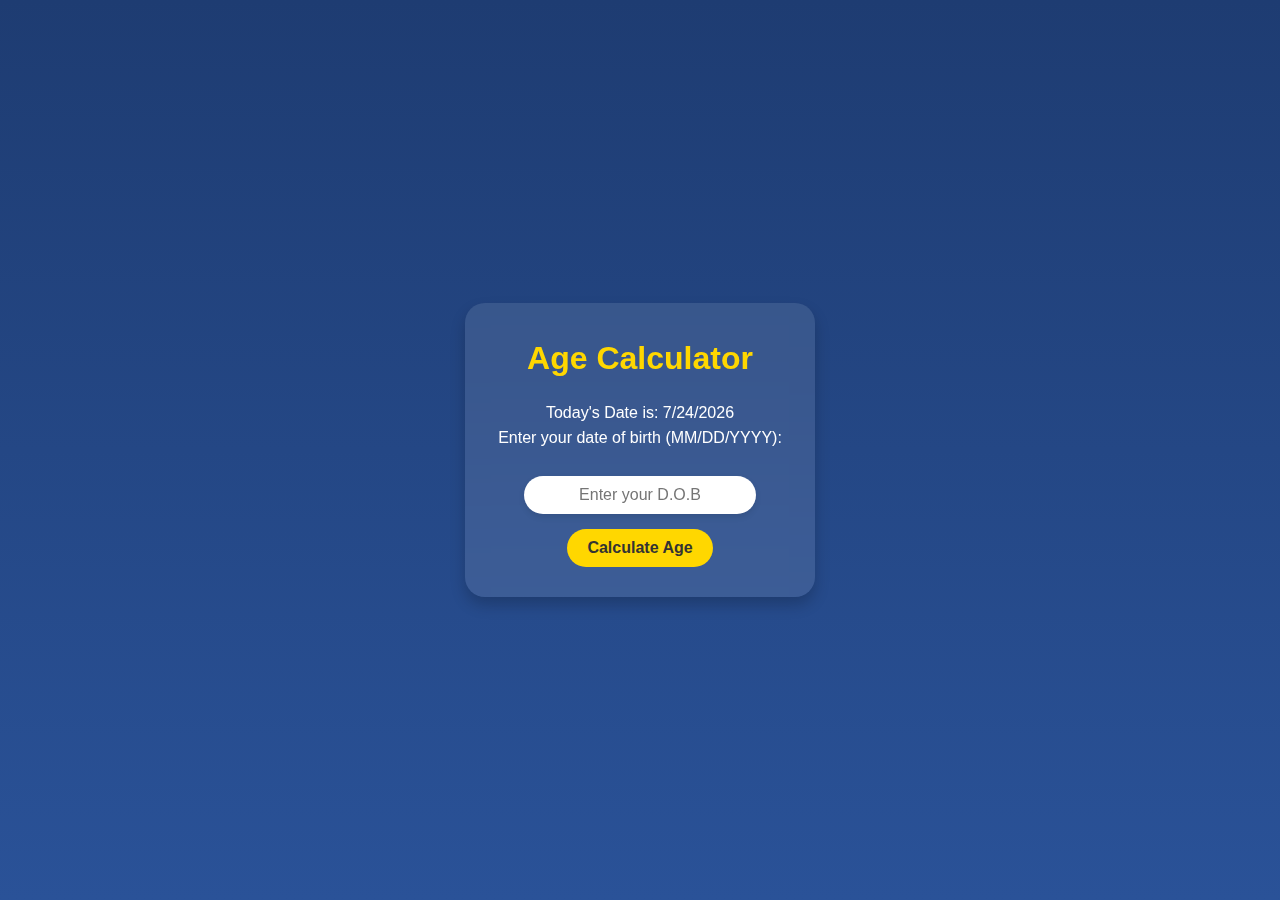
<file: Age Calculator/index.html>
<!DOCTYPE html>
<html lang="en">
<head>
    <meta charset="UTF-8">
    <meta http-equiv="X-UA-Compatible" content="IE=edge">
    <meta name="viewport" content="width=device-width, initial-scale=1.0">
    <link rel="stylesheet" href="style.css">
    <title>Age Calculator</title>
</head>
<body>
    <div class="container">
        <h1 class="title">Age Calculator</h1>
        <p id="currDate"></p>
        <p class="description">Enter your date of birth (MM/DD/YYYY):</p>
        <input type="text" placeholder="Enter your D.O.B" id="DOB">
        <button id="CalcAge">Calculate Age</button>
    </div>
    <div id="displayAge">
        <p id="age"></p>
    </div>
    <script src="script.js"></script>
</body>
</html>
</file>
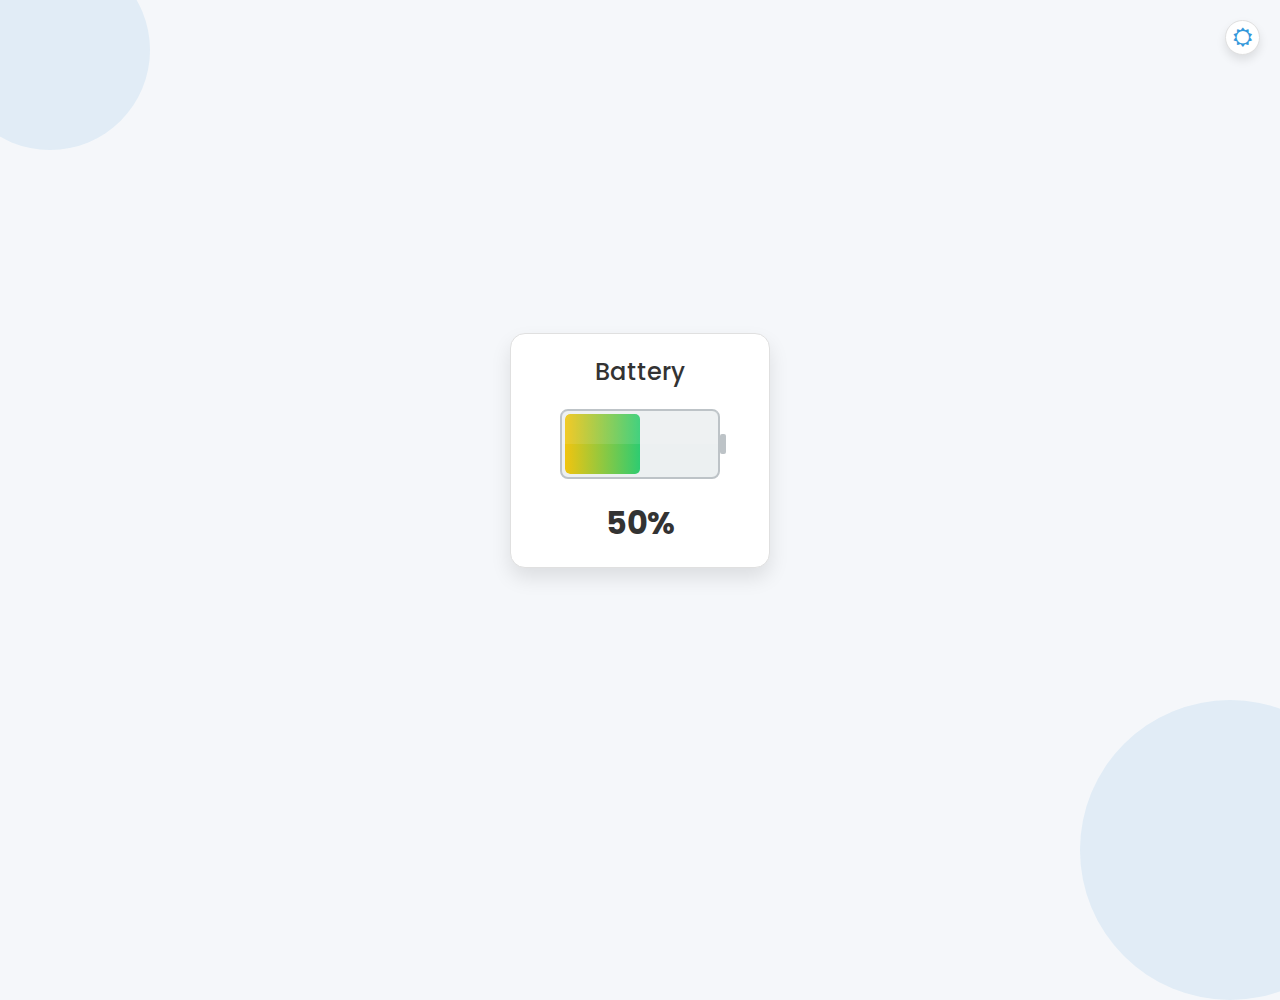
<file: Battery Indicator/index.html>
<!DOCTYPE html>
<html lang="en">
  <head>
    <meta charset="UTF-8" />
    <meta name="viewport" content="width=device-width, initial-scale=1.0" />
    <link
      rel="stylesheet"
      href="https://cdnjs.cloudflare.com/ajax/libs/font-awesome/4.7.0/css/font-awesome.css"
      integrity="sha512-5A8nwdMOWrSz20fDsjczgUidUBR8liPYU+WymTZP1lmY9G6Oc7HlZv156XqnsgNUzTyMefFTcsFH/tnJE/+xBg=="
      crossorigin="anonymous"
    />
    <title>Battery Indicator</title>
    <link rel="stylesheet" href="style.css" />
  </head>
  <body>
    <section class="sec">
      <div class="toggle"></div>
      <div class="box">
        <div class="content">
          <h3>Battery</h3>
          <div class="batteryShape">
            <div class="level">
              <div class="percentage"></div>
            </div>
          </div>
          <div class="percent">50%</div>
        </div>
      </div>
    </section>
    <script src="script.js"></script>
  </body>
</html>
</file>
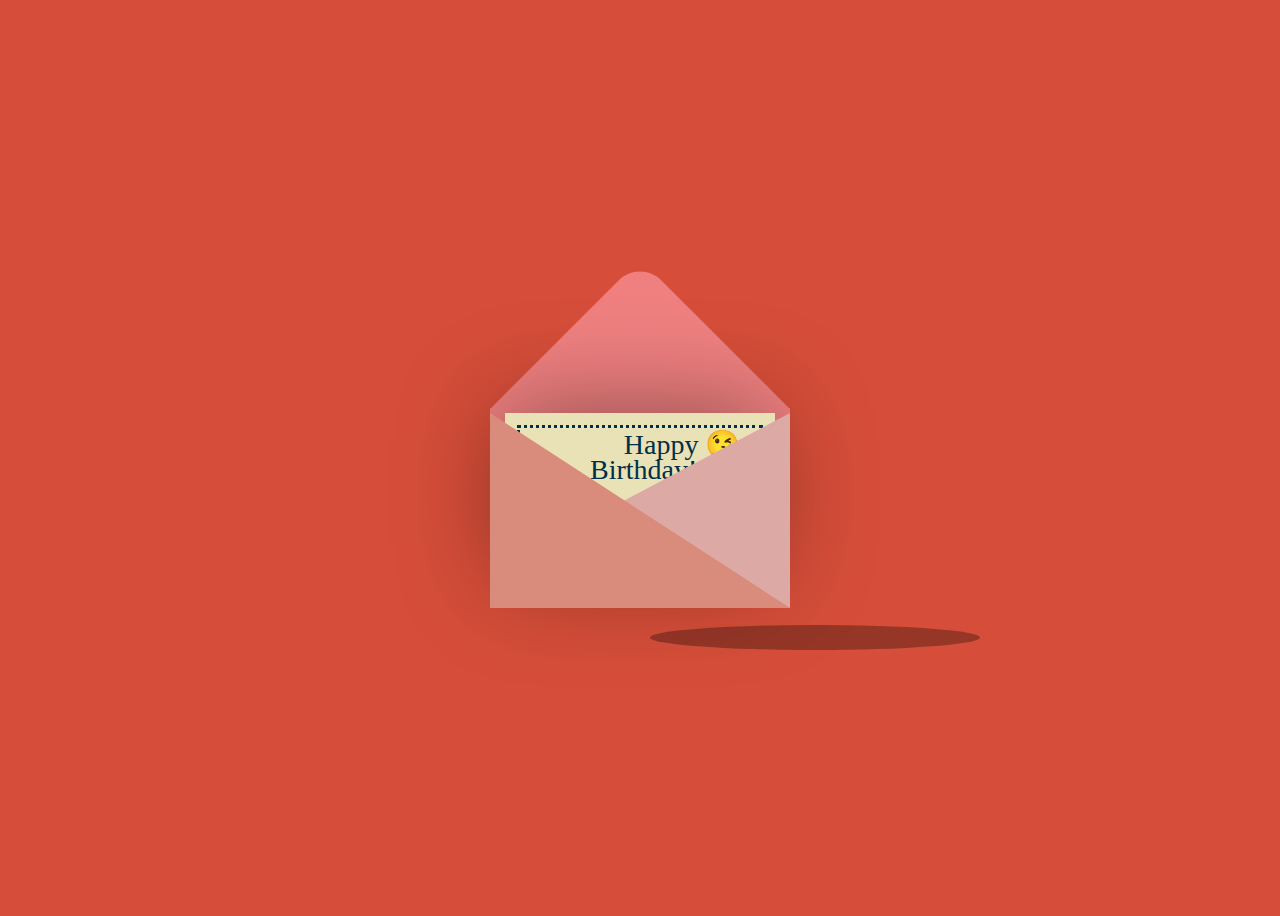
<file: BirthdayLetter/index.html>
<!DOCTYPE html>
<html lang="en">

<head>
    <meta charset="UTF-8">
    <meta name="viewport" content="width=device-width, initial-scale=1.0">
    <title>Gift ❤️ By @its_rochdiii</title>
    <link rel="stylesheet" href="style.css">
    <script src="https://code.jquery.com/jquery-3.6.4.min.js"></script>
</head>

<body>
    <div class="container">
        <div class="valentines">
            <div class="envelope"></div>
            <div class="front"></div>
            <div class="card">
                <div class="text">Happy 😘<br>Birthday! 💐🤗</div>
                <div class="heart"></div>
            </div>
        </div>
    </div>
    <div class="shadow"></div>
    
    <script src="script.js"></script>
</body>

</html>
</file>
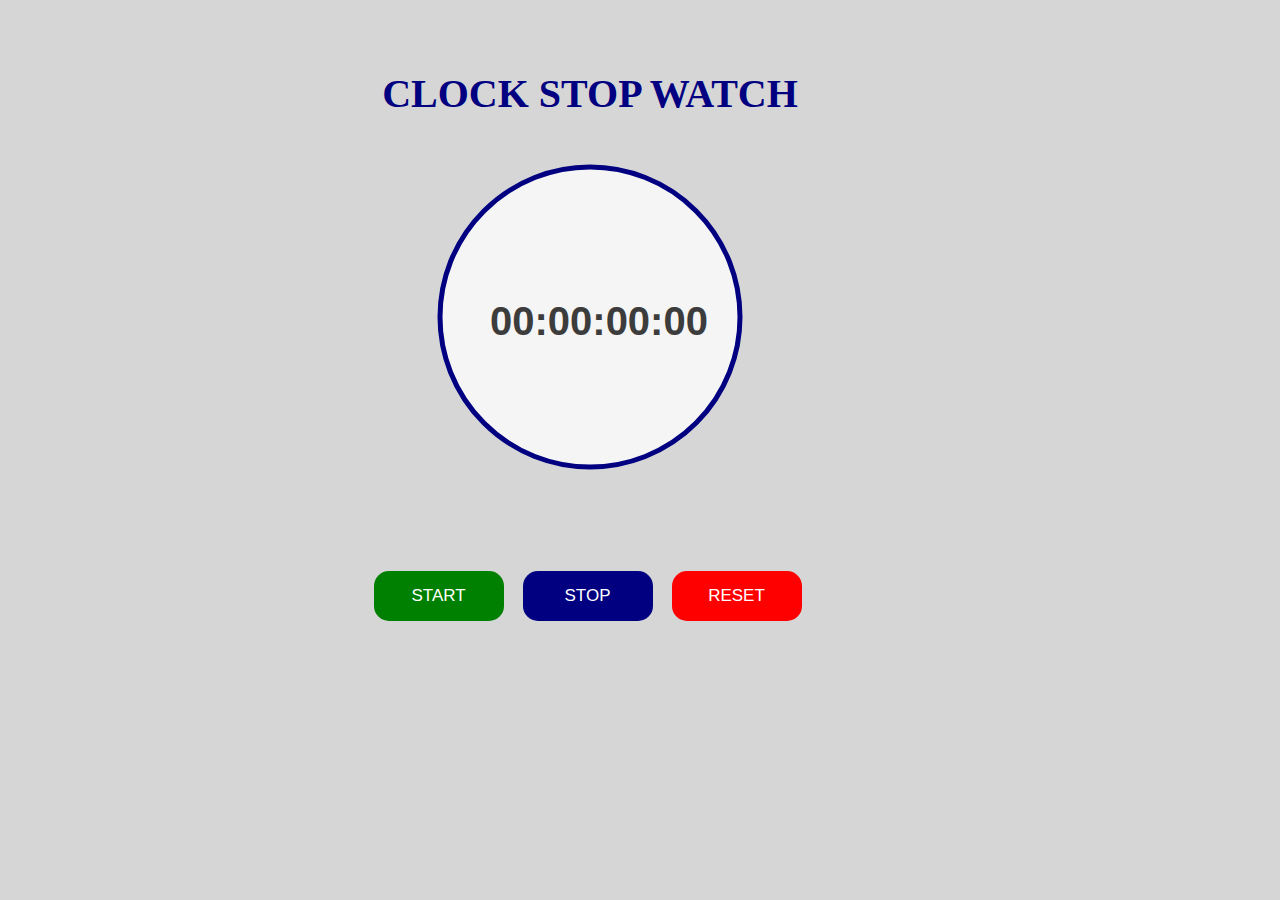
<file: Clock Stop Watch/index.html>
<!DOCTYPE html>
<html lang="en">
<head>
    <meta charset="UTF-8">
    <meta name="viewport" content="width=device-width, initial-scale=1.0">
    <link rel="stylesheet" href="style.css">
    <title>Clock Stop Watch</title>
</head>
<body>
    
      <h1>Clock Stop Watch</h1>
    
      <div class="container">
          <div class="wrapper">
               <div class="circle-clock">
                <svg width="450" height="450">
                    <circle cx="200" cy="200" r="150" />
                  </svg>
                   
                  <div class="clock-show">
                    <span class="clock" id="display">00:00:00:00</span> 
                  </div>             
                </div>
               <div class="clock-buttons">
                   <button class="btn-start" onclick="start()">Start</button>
                   <button class="btn-stop" onclick="stop()">Stop</button>
                   <button class="btn-reset" onclick="reset()">Reset</button>
               </div>
          </div>
      </div>

      <script src="script.js"></script>
</body>
</html>
</file>
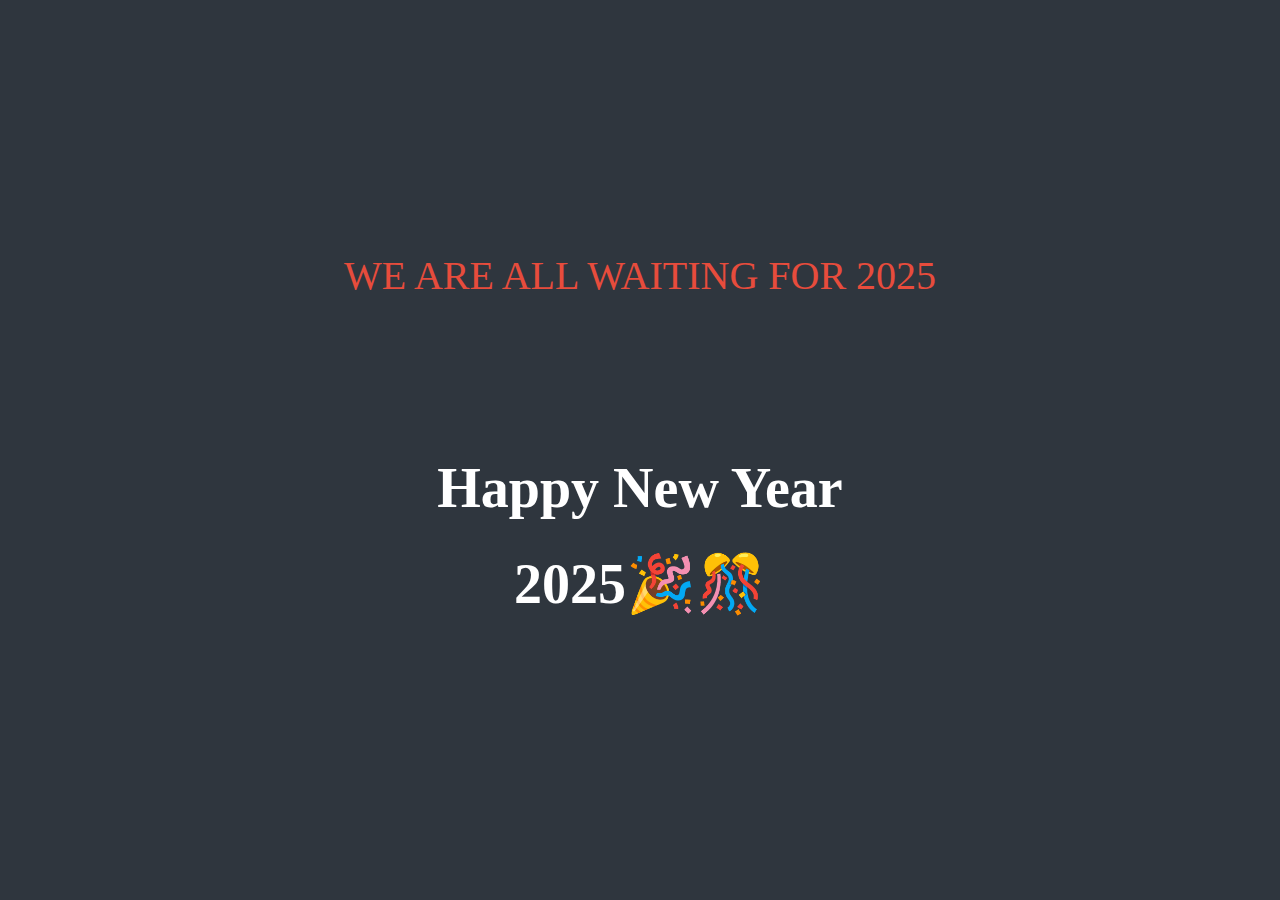
<file: Count-down-to2025/index.html>
<!DOCTYPE html>
<html lang="en">
<head>
    <meta charset="UTF-8">
    <meta name="viewport" content="width=device-width, initial-scale=1.0">
    <link rel="stylesheet" href="style.css">
    <title>Count Down To 2025</title>
</head>
<body>
           <h1>We Are All Waiting For 2025</h1>
    <div id="time">
        <div class="circle-time" style="--clr:#3498db ;">
            <div class="points day-point">
                <svg>
                    <circle cx="70" cy="70" r="70"></circle>
                    <circle cx="70" cy="70" r="70" id="dd"></circle>
                </svg>
                <div id="days">00 <br><span>Days</span></div>
            </div>
        </div>

        <div class="circle-time" style="--clr:#e74c3c ;">
            <div class="points hour-point">
                <svg>
                    <circle cx="70" cy="70" r="70"></circle>
                    <circle cx="70" cy="70" r="70" id="hh"></circle>
                </svg>
                <div id="hours">00</div>
            </div>
        </div>

        <div class="circle-time" style="--clr:#f1c40f ;">
            <div class="points minute-point">
                <svg>
                    <circle cx="70" cy="70" r="70"></circle>
                    <circle cx="70" cy="70" r="70" id="mm"></circle>
                </svg>
                <div id="minutes">00</div>
            </div>
        </div>

        <div class="circle-time" style="--clr:#2ecc71 ;">
            <div class="points second-point">
                <svg>
                    <circle cx="70" cy="70" r="70"></circle>
                    <circle cx="70" cy="70" r="70" id="ss"></circle>
                </svg>
                <div id="seconds">00</div>
            </div>
        </div>
    </div>

    <h2 class="happy-new-year"> <br> <span>Happy New Year</span> <br>2025🎉🎊</h2>
    <script src="main.js"></script>
</body>
</html>
</file>
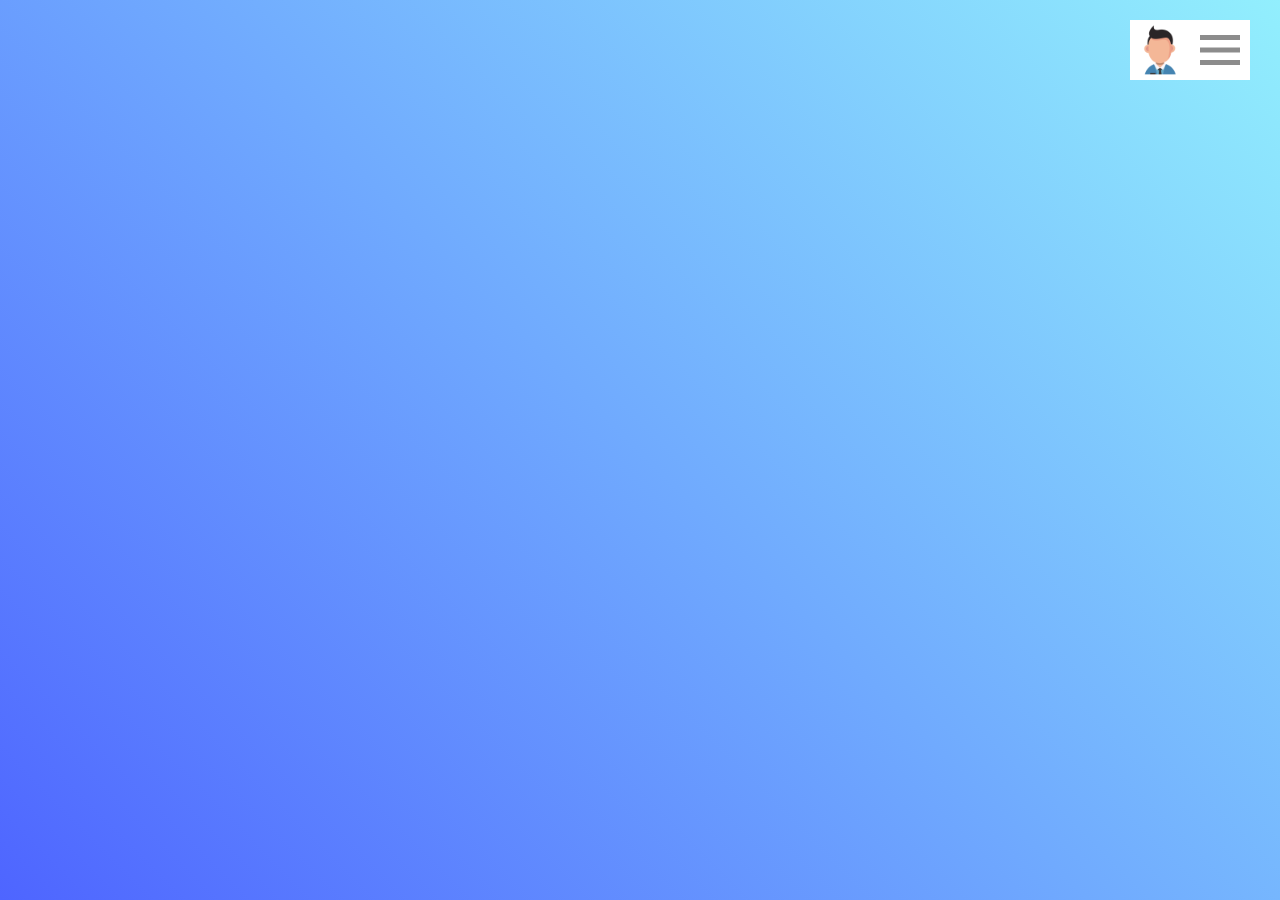
<file: drop-down-menu/index.html>
<!DOCTYPE html>
<html lang="en">
  <head>
    <meta charset="UTF-8" />
    <meta name="viewport" content="width=device-width, initial-scale=1.0" />
    <link rel="stylesheet" href="style.css" />
    <link
      href="https://unpkg.com/boxicons@2.1.4/css/boxicons.min.css"
      rel="stylesheet"
    />

    <title>DropDown Menu</title>
  </head>
  <body>
    <div class="container">
      <div class="navigation-left">
        <div class="user-img">
          <img src="img/user-img.png" alt="" />
        </div>
        <p class="username">Rochdi Karouali</p>
      </div>
      <div class="navigation-right">
        <div class="menuicon">
          <box-icon name="menu">
            <span class="open">
              <svg
                xmlns="http://www.w3.org/2000/svg"
                width="24"
                height="24"
                viewBox="0 0 24 24"
                style="fill: rgba(0, 0, 0, 0.452); transform: ; msfilter: "
              >
                <path d="M4 6h16v2H4zm0 5h16v2H4zm0 5h16v2H4z"></path>
              </svg>
            </span>
            <span class="close">
              <svg
                xmlns="http://www.w3.org/2000/svg"
                width="24"
                height="24"
                viewBox="0 0 24 24"
                style="fill: rgba(0, 0, 0, 1); transform: ; msfilter: "
              >
                <path
                  d="m16.192 6.344-4.243 4.242-4.242-4.242-1.414 1.414L10.535 12l-4.242 4.242 1.414 1.414 4.242-4.242 4.243 4.242 1.414-1.414L13.364 12l4.242-4.242z"
                ></path>
              </svg>
            </span>
          </box-icon>
        </div>
      </div>

      <div class="list-menu">
        <ul>
          <li>
            <a href="#">
              <span class="svg-icon">
                <svg
                  xmlns="http://www.w3.org/2000/svg"
                  width="24"
                  height="24"
                  viewBox="0 0 24 24"
                  style="fill: rgba(0, 0, 0, 1); transform: ; msfilter: "
                >
                  <path
                    d="M3 13h1v7c0 1.103.897 2 2 2h12c1.103 0 2-.897 2-2v-7h1a1 1 0 0 0 .707-1.707l-9-9a.999.999 0 0 0-1.414 0l-9 9A1 1 0 0 0 3 13zm7 7v-5h4v5h-4zm2-15.586 6 6V15l.001 5H16v-5c0-1.103-.897-2-2-2h-4c-1.103 0-2 .897-2 2v5H6v-9.586l6-6z"
                  ></path>
                </svg>
              </span>
              Home
            </a>
          </li>
          <li>
            <a href="#">
              <span class="svg-icon">
                <svg
                  xmlns="http://www.w3.org/2000/svg"
                  width="24"
                  height="24"
                  viewBox="0 0 24 24"
                  style="fill: rgba(0, 0, 0, 1); transform: ; msfilter: "
                >
                  <path
                    d="M12 2a5 5 0 1 0 5 5 5 5 0 0 0-5-5zm0 8a3 3 0 1 1 3-3 3 3 0 0 1-3 3zm9 11v-1a7 7 0 0 0-7-7h-4a7 7 0 0 0-7 7v1h2v-1a5 5 0 0 1 5-5h4a5 5 0 0 1 5 5v1z"
                  ></path>
                </svg>
              </span>
              My Profile</a
            >
          </li>
          <li>
            <a href="#">
              <span class="svg-icon">
                <svg
                  xmlns="http://www.w3.org/2000/svg"
                  width="24"
                  height="24"
                  viewBox="0 0 24 24"
                  style="fill: rgba(0, 0, 0, 1); transform: ; msfilter: "
                >
                  <path
                    d="M5 18v3.766l1.515-.909L11.277 18H16c1.103 0 2-.897 2-2V8c0-1.103-.897-2-2-2H4c-1.103 0-2 .897-2 2v8c0 1.103.897 2 2 2h1zM4 8h12v8h-5.277L7 18.234V16H4V8z"
                  ></path>
                  <path
                    d="M20 2H8c-1.103 0-2 .897-2 2h12c1.103 0 2 .897 2 2v8c1.103 0 2-.897 2-2V4c0-1.103-.897-2-2-2z"
                  ></path>
                </svg>
              </span>
              Messages
            </a>
          </li>
          <li>
            <a href="#">
              <span class="svg-icon">
                <svg
                  xmlns="http://www.w3.org/2000/svg"
                  width="24"
                  height="24"
                  viewBox="0 0 24 24"
                  style="fill: rgba(0, 0, 0, 1); transform: ; msfilter: "
                >
                  <path
                    d="M19 13.586V10c0-3.217-2.185-5.927-5.145-6.742C13.562 2.52 12.846 2 12 2s-1.562.52-1.855 1.258C7.185 4.074 5 6.783 5 10v3.586l-1.707 1.707A.996.996 0 0 0 3 16v2a1 1 0 0 0 1 1h16a1 1 0 0 0 1-1v-2a.996.996 0 0 0-.293-.707L19 13.586zM19 17H5v-.586l1.707-1.707A.996.996 0 0 0 7 14v-4c0-2.757 2.243-5 5-5s5 2.243 5 5v4c0 .266.105.52.293.707L19 16.414V17zm-7 5a2.98 2.98 0 0 0 2.818-2H9.182A2.98 2.98 0 0 0 12 22z"
                  ></path>
                </svg>
              </span>
              Notification
            </a>
          </li>
          <li>
            <a href="#">
              <span class="svg-icon">
                <svg
                  xmlns="http://www.w3.org/2000/svg"
                  width="24"
                  height="24"
                  viewBox="0 0 24 24"
                  style="fill: rgba(0, 0, 0, 1); transform: ; msfilter: "
                >
                  <path d="M16 13v-2H7V8l-5 4 5 4v-3z"></path>
                  <path
                    d="M20 3h-9c-1.103 0-2 .897-2 2v4h2V5h9v14h-9v-4H9v4c0 1.103.897 2 2 2h9c1.103 0 2-.897 2-2V5c0-1.103-.897-2-2-2z"
                  ></path>
                </svg>
              </span>
              logout
            </a>
          </li>
        </ul>
      </div>
    </div>

    <script>
      let menuicon = document.querySelector(".menuicon");
      let container = document.querySelector(".container");
      menuicon.onclick = function () {
        container.classList.toggle("active");
      };
    </script>
  </body>
</html>
</file>
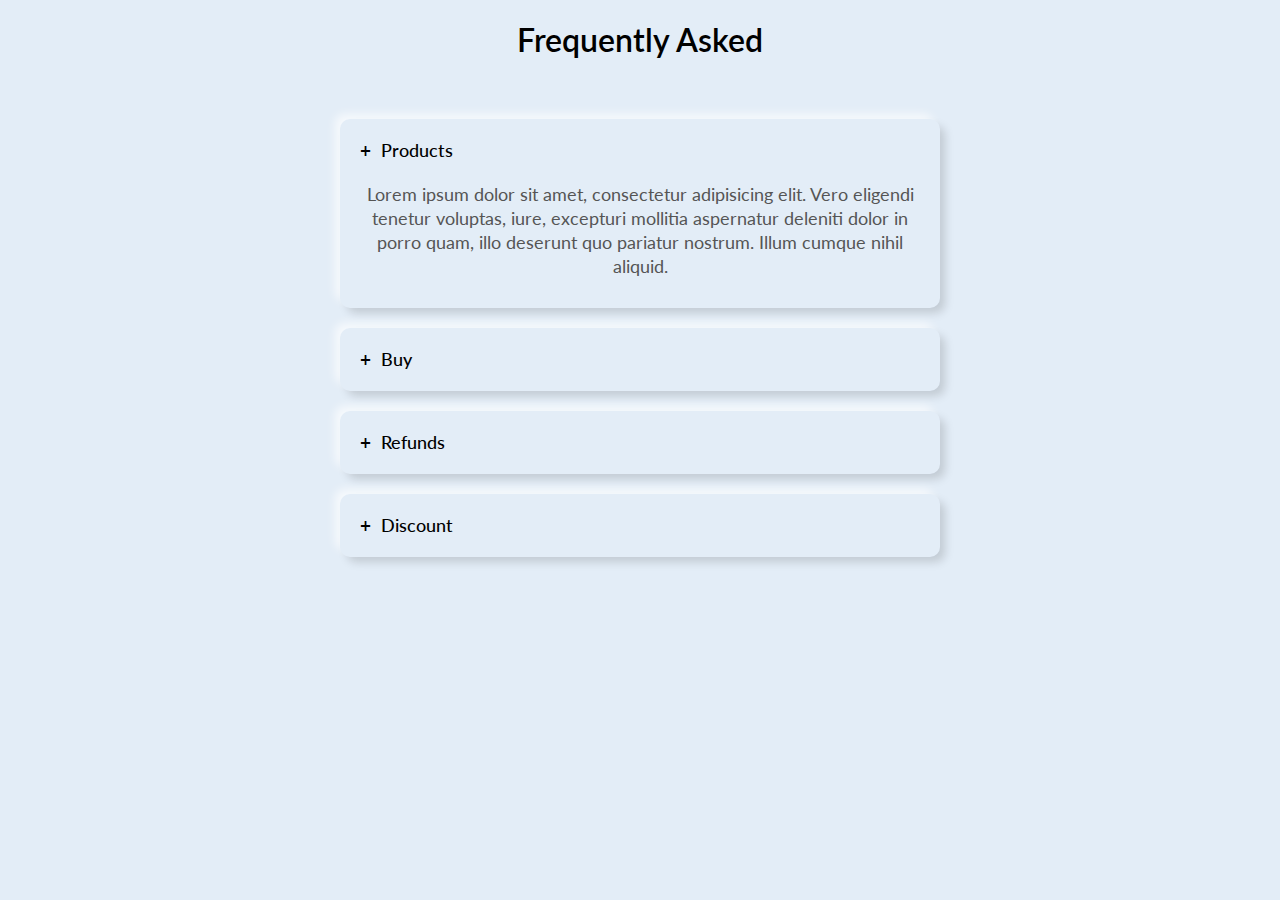
<file: faq-collapse/index.html>
<!DOCTYPE html>
<html lang="en">
<head>
    <meta charset="UTF-8">
    <meta name="viewport" content="width=device-width, initial-scale=1.0">
    <link rel="stylesheet" href="style.css">
    <title>faq collapse</title>
</head>
<body>
          <h1>Frequently Asked</h1>
    <ul class="Collapses">
        <li>
            <input type="radio" name="collapse"  class="collapse" id="firstcollapse" checked>
            <label for="firstcollapse">Products</label>
            <div class="collapse-content">
                <p>Lorem ipsum dolor sit amet, consectetur adipisicing elit. 
                    Vero eligendi tenetur voluptas, iure, excepturi mollitia aspernatur
                     deleniti dolor in porro quam, illo deserunt quo pariatur nostrum. 
                     Illum cumque nihil aliquid.</p>

            </div>
        </li>

        <li>
            <input type="radio" name="collapse" class="collapse" id="secondecollapse">
            <label for="secondecollapse">Buy</label>
            <div class="collapse-content">
                <p>Lorem ipsum dolor sit amet, consectetur adipisicing elit. 
                    Vero eligendi tenetur voluptas, iure, excepturi mollitia aspernatur
                     deleniti dolor in porro quam, illo deserunt quo pariatur nostrum. 
                     Illum cumque nihil aliquid.</p>

            </div>
        </li>

        <li>
            <input type="radio" name="collapse"  class="collapse" id="thirdcollapse">
            <label for="thirdcollapse">Refunds</label>
            <div class="collapse-content">
                <p>Lorem ipsum dolor sit amet, consectetur adipisicing elit. 
                    Vero eligendi tenetur voluptas, iure, excepturi mollitia aspernatur
                     deleniti dolor in porro quam, illo deserunt quo pariatur nostrum. 
                     Illum cumque nihil aliquid.</p>

            </div>
        </li>

        <li>
            <input type="radio" name="collapse"  class="collapse" id="fourthcollapse">
            <label for="fourthcollapse">Discount</label>
            <div class="collapse-content">
                <p>Lorem ipsum dolor sit amet, consectetur adipisicing elit. 
                    Vero eligendi tenetur voluptas, iure, excepturi mollitia aspernatur
                     deleniti dolor in porro quam, illo deserunt quo pariatur nostrum. 
                     Illum cumque nihil aliquid.</p>

            </div>
        </li>
    </ul>
    
</body>
</html>
</file>
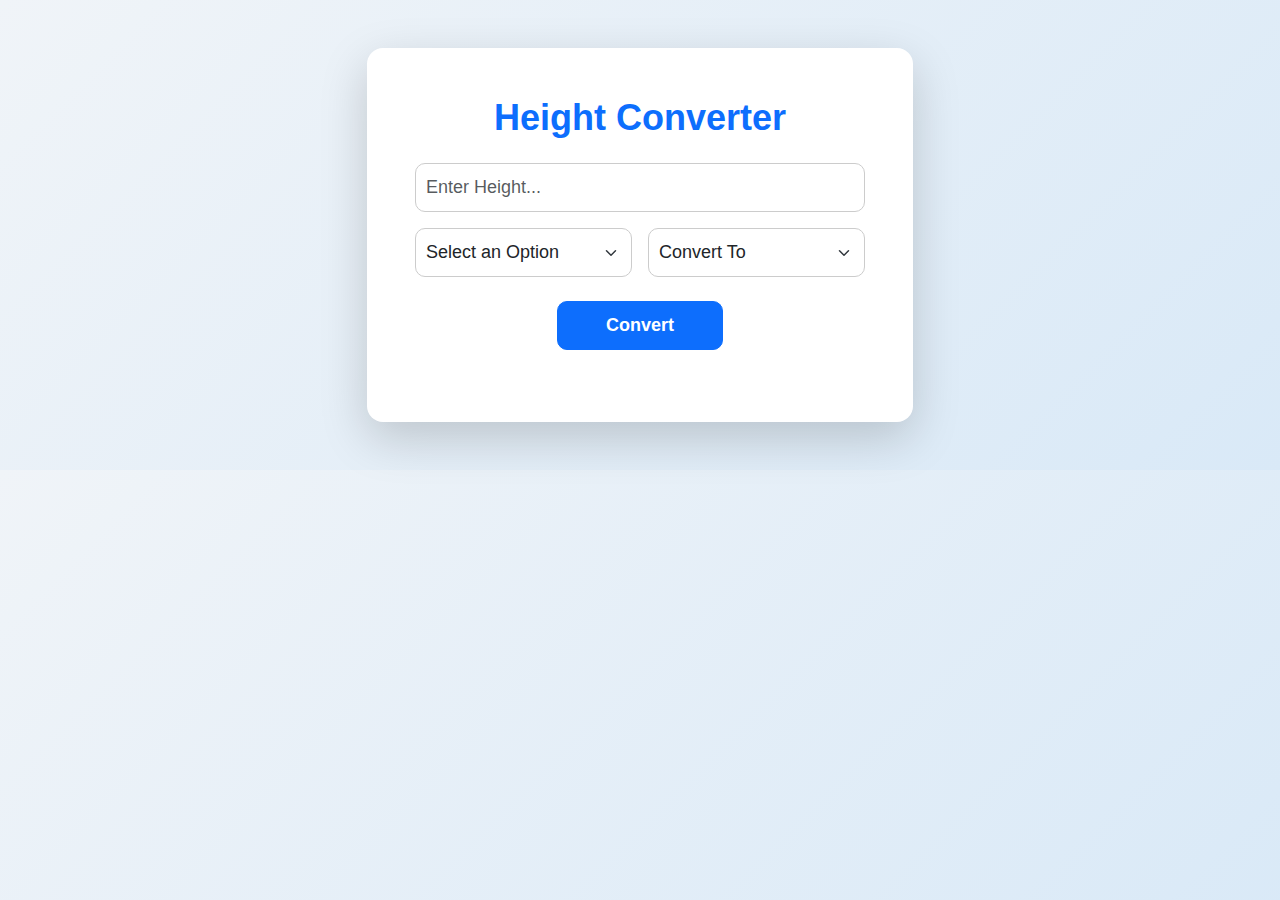
<file: Height Converter/index.html>
<!DOCTYPE html>
<html lang="en">

<head>
    <meta charset="UTF-8">
    <meta name="viewport" content="width=device-width, initial-scale=1.0">
    <meta http-equiv="X-Compatible" content="ie=edge">
    <link href="https://cdn.jsdelivr.net/npm/bootstrap@5.3.0/dist/css/bootstrap.min.css" rel="stylesheet">
    <link rel="stylesheet" href="style.css">
    <title>Height Converter</title>
</head>

<body>
    <div class="container py-5">
        <div class="row justify-content-center">
            <div class="col-12 col-md-8 col-lg-6">
                <div class="card shadow-lg border-0 rounded-4">
                    <div class="card-body p-5">
                        <h1 class="text-center text-primary mb-4">Height Converter</h1>
                        <form id="mainForm" class="mb-4">
                            <div class="mb-3">
                                <input id="heightInput" type="number" class="form-control form-control-lg" placeholder="Enter Height...">
                            </div>
                            <div class="row g-3">
                                <div class="col-6">
                                    <select class="form-select form-select-lg" id="firOpt">
                                        <option selected>Select an Option</option>
                                        <option>Centimeters</option>
                                        <option>Inches</option>
                                        <option>Meters</option>
                                        <option>Kilometers</option>
                                        <option>Miles</option>
                                    </select>
                                </div>
                                <div class="col-6">
                                    <select class="form-select form-select-lg" id="secOpt">
                                        <option selected>Convert To</option>
                                        <option>Miles</option>
                                        <option>Centimeters</option>
                                        <option>Meters</option>
                                        <option>Kilometers</option>
                                        <option>Inches</option>
                                    </select>
                                </div>
                            </div>
                        </form>
                        <div class="text-center mt-4">
                            <button id="convertButton" type="button" class="btn btn-primary btn-lg px-5">Convert</button>
                        </div>
                        <div id="output" class="row g-3 mt-4 d-none">
                            <div class="col-6">
                                <div class="card bg-light shadow-sm">
                                    <div class="card-body text-center">
                                        <h4 id="heightName" class="card-title text-primary"></h4>
                                        <p id="heightOutput" class="card-text fs-4"></p>
                                    </div>
                                </div>
                            </div>
                            <div class="col-6">
                                <div class="card bg-light shadow-sm">
                                    <div class="card-body text-center">
                                        <h4 id="convertedHeightName" class="card-title text-success"></h4>
                                        <p id="finalOutput" class="card-text fs-4"></p>
                                    </div>
                                </div>
                            </div>
                        </div>
                        <div class="text-center mt-4">
                            <button id="resetButton" type="button" class="btn btn-outline-danger btn-lg px-5 d-none">Reset</button>
                        </div>
                    </div>
                </div>
            </div>
        </div>
    </div>

    <script src="script.js"></script>
</body>

</html>
</file>
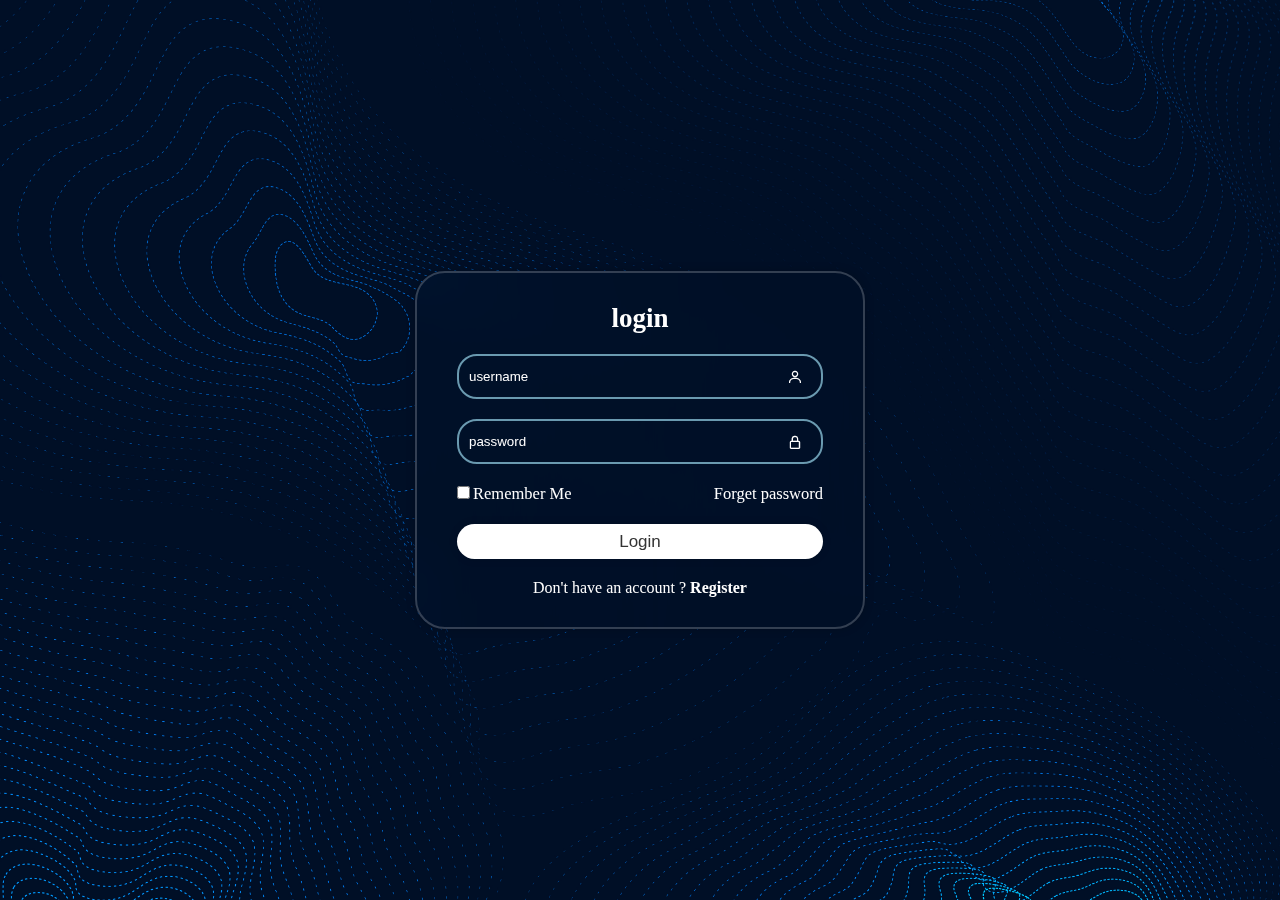
<file: login/index.html>
<!DOCTYPE html>
<html lang="en">
  <head>
    <meta charset="UTF-8" />
    <meta name="viewport" content="width=device-width, initial-scale=1.0" />
    <link rel="stylesheet" href="style.css" />
    <link
      href="https://unpkg.com/boxicons@2.1.4/css/boxicons.min.css"
      rel="stylesheet"
    />

    <title>Document</title>
  </head>
  <body>
    <div class="container">
      <form action="">
        <h1>login</h1>
        <div class="input-box">
          <input type="text" placeholder="username" required />
          <i class='bx bx-user' ></i>
        </div>
        <div class="input-box">
          <input type="password" placeholder="password" required />
          <i class="bx bx-lock-alt"></i>
        </div>
        <div class="remember-box">
          <label>
            <input type="checkbox"/>Remember Me</label>
          <a href="#">Forget password</a>
        </div>
        <button type="submit" class="btn-submit">Login</button>
        <div class="register-link">
          <p>Don't have an account ? <a class="btn"  href="#">Register</a></p>
        </div>
      </form>
    </div>
  </body>
</html>
</file>
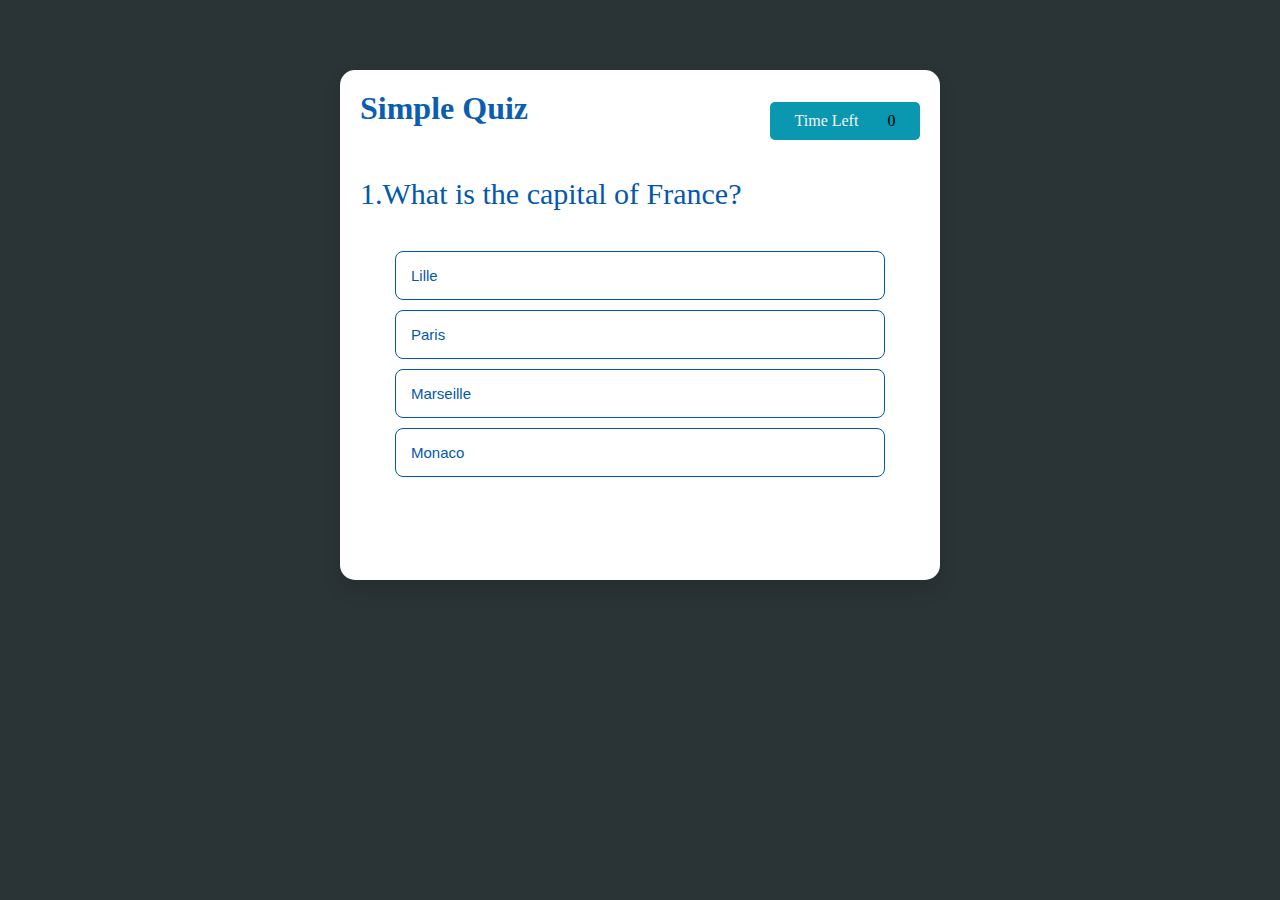
<file: online quiz/index.html>
<!DOCTYPE html>
<html lang="en">
  <head>
    <meta charset="UTF-8" />
    <meta name="viewport" content="width=device-width, initial-scale=1.0" />
    <link rel="stylesheet" href="style.css" />
    <title>Online Quiz</title>
  </head>
  <body>
    <div class="container">
      <div class="header">
        <h1>Simple Quiz</h1>
        <div class="time">
            <span class="time-left">Time Left</span>
            <span id="timer-counter">0</span>
        </div>
      </div>
      <div class="quiz">
        <h2 id="question">Question goes here</h2>
        <div id="answer-buttons">
          <button class="btn">Answer 1</button>
          <button class="btn">Answer 2</button>
          <button class="btn">Answer 3</button>
          <button class="btn">Answer 4</button>
        </div>
        <button id="btn-next">Next</button>
      </div>
    </div>

    <script src="script.js"></script>
  </body>
</html>
</file>
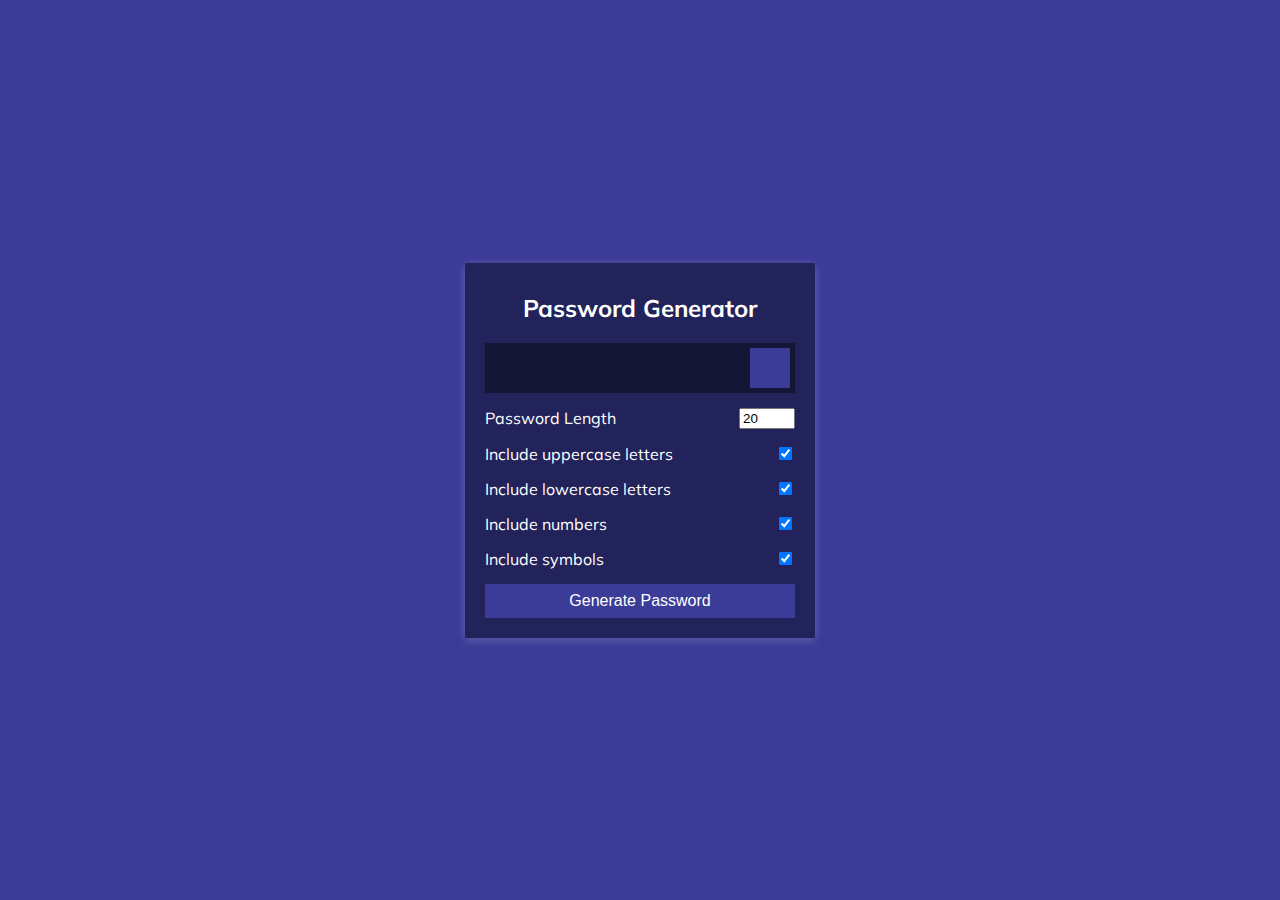
<file: password-generator/index.html>
<!DOCTYPE html>
<html lang="en">
  <head>
    <meta charset="UTF-8" />
    <meta name="viewport" content="width=device-width, initial-scale=1.0" />
    <link rel="stylesheet" href="https://cdnjs.cloudflare.com/ajax/libs/font-awesome/5.14.0/css/all.min.css" integrity="sha512-1PKOgIY59xJ8Co8+NE6FZ+LOAZKjy+KY8iq0G4B3CyeY6wYHN3yt9PW0XpSriVlkMXe40PTKnXrLnZ9+fkDaog==" crossorigin="anonymous" />
    <link rel="stylesheet" href="style.css" />
    <title>Password Generator</title>
  </head>
  <body>
    <div class="container">
      <h2>Password Generator</h2>
      <div class="result-container">
        <span id="result"></span>
        <button class="btn" id="clipboard">
          <i class="far fa-clipboard"></i>
        </button>
      </div>
      <div class="settings">
        <div class="setting">
          <label>Password Length</label>
          <input type="number" id="length" min="4" max="20" value="20">
        </div>
        <div class="setting">
          <label>Include uppercase letters</label>
          <input type="checkbox" id="uppercase" checked>
        </div>
        <div class="setting">
          <label>Include lowercase letters</label>
          <input type="checkbox" id="lowercase" checked>
        </div>
        <div class="setting">
          <label>Include numbers</label>
          <input type="checkbox" id="numbers" checked>
        </div>
        <div class="setting">
          <label>Include symbols</label>
          <input type="checkbox" id="symbols" checked>
        </div>
      </div>

      <button class="btn btn-large" id="generate">
        Generate Password
      </button>
    </div>
    <script src="index.js"></script>
  </body>
</html>
</file>
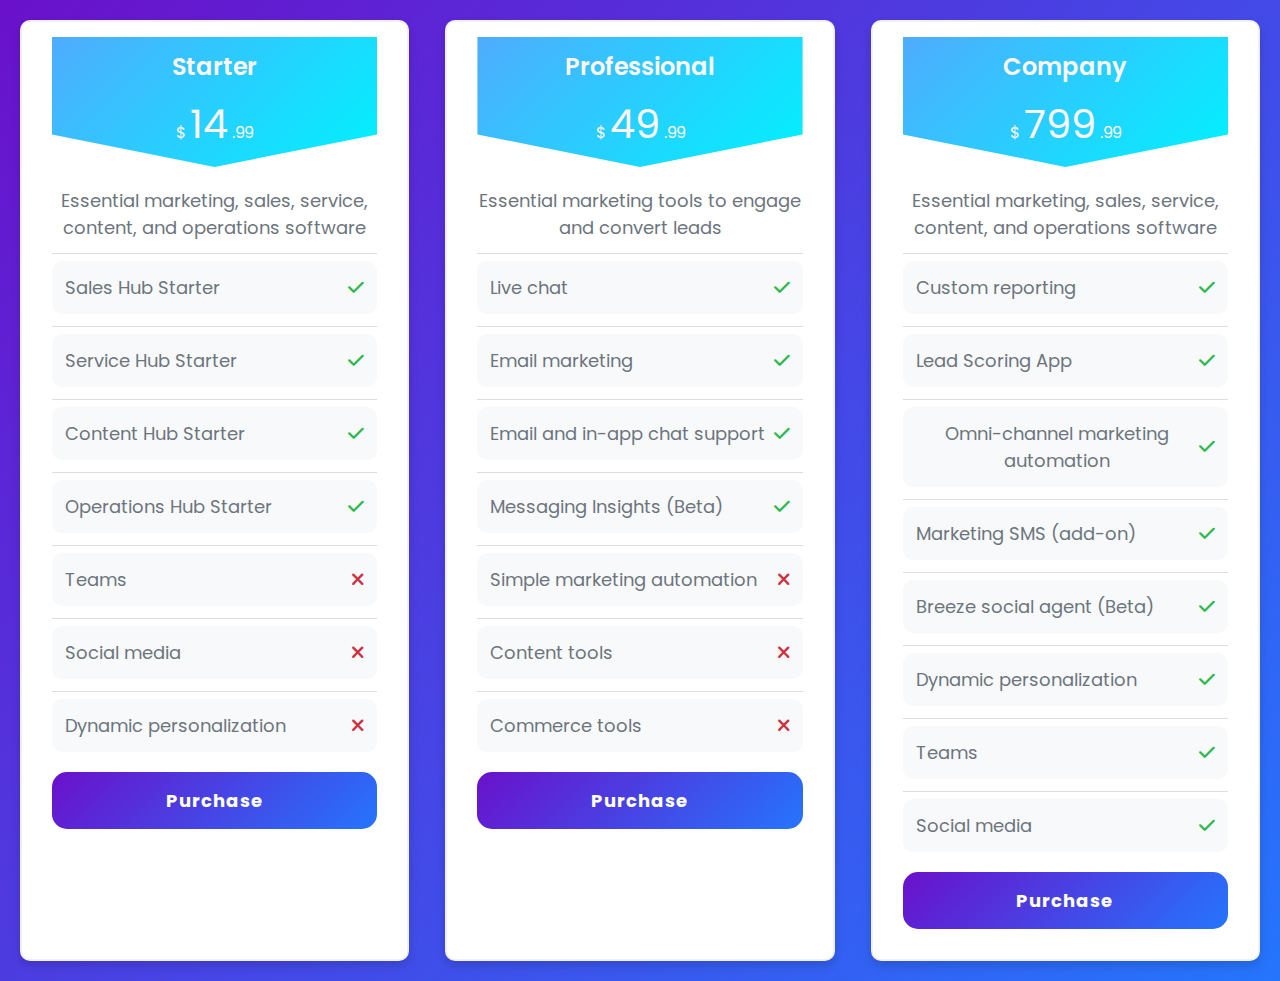
<file: pricing-card/index.html>
<!DOCTYPE html>
<html lang="en">
<head>
    <meta charset="UTF-8">
    <meta name="viewport" content="width=device-width, initial-scale=1.0">
    <link rel="stylesheet" href="style.css">
    <link href="https://cdnjs.cloudflare.com/ajax/libs/font-awesome/6.5.0/css/all.min.css" rel="stylesheet">
    <title>Pricing Table</title>
</head>
<body>

    <div class="container">
        <div class="card one">
            <div class="top">
                <div class="title">Starter</div>
                <div class="price-sec">
                    <span class="dollar">$</span>
                    <span class="price">14</span>
                    <span class="decimal">.99</span>
                </div>
            </div>
            <div class="info">
                Essential marketing, sales, service, content, and operations software
                <div class="details">
                    <div class="plan">
                        <span>Sales Hub Starter</span>
                        <i class="fa-solid fa-check"></i>
                    </div>
                    <div class="plan">
                        <span>Service Hub Starter</span>
                        <i class="fa-solid fa-check"></i>
                    </div>
                    <div class="plan">
                        <span>Content Hub Starter</span>
                        <i class="fa-solid fa-check"></i>
                    </div>
                    <div class="plan">
                        <span>Operations Hub Starter</span>
                        <i class="fa-solid fa-check"></i>
                    </div>
                    <div class="plan">
                        <span>Teams</span>
                        <i class="fa-solid fa-xmark"></i>
                    </div>
                    <div class="plan">
                        <span>Social media</span>
                        <i class="fa-solid fa-xmark"></i>
                    </div>
                    <div class="plan">
                        <span>Dynamic personalization</span>
                        <i class="fa-solid fa-xmark"></i>
                    </div>
                </div>
            </div>
            <button>Purchase</button>
        </div>

        <div class="card two">
            <div class="top">
                <div class="title">Professional</div>
                <div class="price-sec">
                    <span class="dollar">$</span>
                    <span class="price">49</span>
                    <span class="decimal">.99</span>
                </div>
            </div>
            <div class="info">
                Essential marketing tools to engage and convert leads
                <div class="details">
                    <div class="plan">
                        <span>Live chat</span>
                        <i class="fa-solid fa-check"></i>
                    </div>
                    <div class="plan">
                        <span>Email marketing</span>
                        <i class="fa-solid fa-check"></i>
                    </div>
                    <div class="plan">
                        <span>Email and in-app chat support</span>
                        <i class="fa-solid fa-check"></i>
                    </div>
                    <div class="plan">
                        <span>Messaging Insights (Beta)</span>
                        <i class="fa-solid fa-check"></i>
                    </div>
                    <div class="plan">
                        <span>Simple marketing automation</span>
                        <i class="fa-solid fa-xmark"></i>
                    </div>
                    <div class="plan">
                        <span>Content tools</span>
                        <i class="fa-solid fa-xmark"></i>
                    </div>
                    <div class="plan">
                        <span>Commerce tools</span>
                        <i class="fa-solid fa-xmark"></i>
                    </div>
                </div>
            </div>
            <button>Purchase</button>
        </div>

        <div class="card two">
            <div class="top">
                <div class="title">Company</div>
                <div class="price-sec">
                    <span class="dollar">$</span>
                    <span class="price">799</span>
                    <span class="decimal">.99</span>
                </div>
            </div>
            <div class="info">
                Essential marketing, sales, service, content, and operations software
                <div class="details">
                    <div class="plan">
                        <span>Custom reporting</span>
                        <i class="fa-solid fa-check"></i>
                    </div>
                    <div class="plan">
                        <span>Lead Scoring App</span>
                        <i class="fa-solid fa-check"></i>
                    </div>
                    <div class="plan">
                        <span>Omni-channel marketing automation</span>
                        <i class="fa-solid fa-check"></i>
                    </div>
                    <div class="plan">
                        <span>Marketing SMS (add-on)</span>
                        <i class="fa-solid fa-check"></i>
                    </div>
                    <div class="plan">
                        <span>Breeze social agent (Beta)</span>
                        <i class="fa-solid fa-check"></i>
                    </div>
                    <div class="plan">
                        <span>Dynamic personalization</span>
                        <i class="fa-solid fa-check"></i>
                    </div>
                    <div class="plan">
                        <span>Teams</span>
                        <i class="fa-solid fa-check"></i>
                    </div>
                    <div class="plan">
                        <span>Social media</span>
                        <i class="fa-solid fa-check"></i>
                    </div>
                </div>
            </div>
            <button>Purchase</button>
        </div>
        
    </div>
    
</body>
</html>
</file>
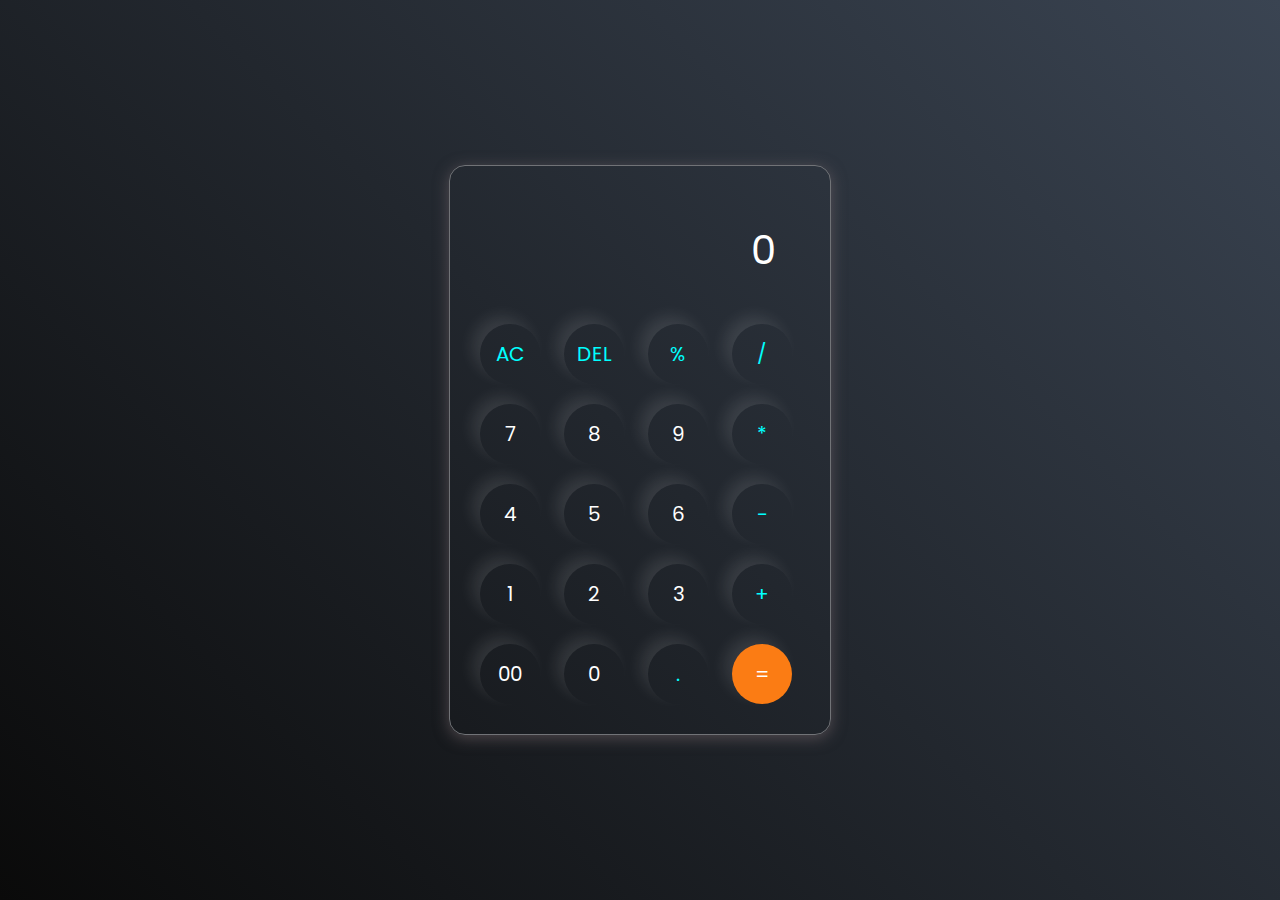
<file: styled_calculator/index.html>
<!DOCTYPE html>
<html lang="en">
<head>
    <meta charset="UTF-8">
    <meta http-equiv="X-UA-Compatible" content="IE=edge">
    <meta name="viewport" content="width=device-width, initial-scale=1.0">
    <link rel="stylesheet" href="style.css">  
     <link rel="icon" href="tlogo.png">
    <title>dark mode calculator</title>
</head>
<body>
       <div class="calculator">
       <input type="text" placeholder="0" id="inputBox">
        
     <div>
            <button class="op">AC</button>
            <button class="op">DEL</button>
            <button class="op">%</button>
            <button class="op">/</button>
     </div>
        
     <div>
            <button>7</button>
            <button>8</button>
            <button>9</button>
            <button class="op">*</button>
     </div>
     <div>
            <button>4</button>
            <button>5</button>
            <button>6</button>
            <button class="op">-</button>
     </div>
     <div>
            <button>1</button>
            <button>2</button>
            <button>3</button>
            <button class="op">+</button>
     </div>
     <div>
            <button>00</button>
            <button>0</button>
            <button class="op">.</button>
            <button class="equal8tn">=</button>
     </div>

      </div>

      <script src="script.js"></script>
</body>
</html>
</file>
<file: Age Calculator/style.css>
* {
    margin: 0;
    padding: 0;
    box-sizing: border-box;
    font-family: 'Poppins', sans-serif;
}

body {
    background: linear-gradient(to bottom, #1e3c72, #2a5298);
    color: #fff;
    font-size: 16px;
    line-height: 1.6;
    display: flex;
    justify-content: center;
    align-items: center;
    min-height: 100vh;
}

.container {
    background: rgba(255, 255, 255, 0.1);
    backdrop-filter: blur(10px);
    border-radius: 20px;
    padding: 30px;
    text-align: center;
    box-shadow: 0 8px 15px rgba(0, 0, 0, 0.2);
    width: 350px;
}

.title {
    font-size: 2rem;
    font-weight: 700;
    margin-bottom: 15px;
    color: #ffd700;
}

.description {
    margin-bottom: 10px;
    font-size: 1rem;
}

input {
    width: 80%;
    padding: 10px;
    font-size: 1rem;
    border: none;
    border-radius: 25px;
    margin: 15px 0;
    outline: none;
    text-align: center;
    background-color: #fff;
    color: #333;
    box-shadow: 0 3px 6px rgba(0, 0, 0, 0.1);
}

button {
    background: #ffd700;
    color: #333;
    padding: 10px 20px;
    border: none;
    border-radius: 25px;
    cursor: pointer;
    font-size: 1rem;
    font-weight: bold;
    transition: 0.3s ease-in-out;
}

button:hover {
    background: #fff;
    color: #1e3c72;
    transform: scale(1.1);
}

#displayAge {
    display: none;
    margin-top: 20px;
    padding: 20px;
    border-radius: 10px;
    text-align: center;
    background: #4caf50;
    color: #fff;
    font-size: 2rem;
    font-weight: bold;
    animation: fadeIn 0.7s backwards;
    width: 80%;
    margin: 20px auto;
    box-shadow: 0px 4px 15px rgba(0, 0, 0, 0.2);
}

@keyframes fadeIn {
    from {
        opacity: 0;
        transform: scale(0.9);
    }
    to {
        opacity: 1;
        transform: scale(1);
    }
}
</file>
<file: Battery Indicator/style.css>
@import url("https://fonts.googleapis.com/css2?family=Poppins:wght@400;500;700&display=swap");

/* CSS Variables for Theme Colors */
:root {
  --bg-color: #f5f7fa;
  --card-bg: #ffffff;
  --border-color: #e0e0e0;
  --primary: #3498db;
  --battery-bg: #ecf0f1;
  --battery-border: #bdc3c7;
  --level-gradient: linear-gradient(90deg, #f1c40f, #2ecc71);
  --text-color: #333;
}

/* Reset and Base Styles */
* {
  margin: 0;
  padding: 0;
  box-sizing: border-box;
  font-family: "Poppins", sans-serif;
}

body,
html {
  width: 100%;
  height: 100%;
  background: var(--bg-color);
  margin: 0;
}

/* Section Styling */
section {
  display: flex;
  justify-content: center;
  align-items: center;
  min-height: 100vh;
  position: relative;
  background: var(--bg-color);
}

/* Decorative Circles */
section::before,
section::after {
  content: "";
  position: absolute;
  border-radius: 50%;
  background: var(--primary);
  opacity: 0.1;
}

section::before {
  width: 200px;
  height: 200px;
  top: -50px;
  left: -50px;
}

section::after {
  width: 300px;
  height: 300px;
  bottom: -100px;
  right: -100px;
}

/* Dark Mode for Section */
section.dark {
  background: #2c3e50;
}

section.dark::before,
section.dark::after {
  background: #34495e;
  opacity: 0.15;
}

/* Box/Card Styling */
.box {
  width: 260px;
  padding: 20px;
  background: var(--card-bg);
  border-radius: 15px;
  box-shadow: 0 10px 20px rgba(0, 0, 0, 0.1);
  border: 1px solid var(--border-color);
  text-align: center;
  z-index: 1;
}

/* Dark Mode for Box */
section.dark .box {
  background: #34495e;
  border-color: #2c3e50;
  box-shadow: 0 10px 20px rgba(0, 0, 0, 0.2);
}

/* Content Styling */
.content h3 {
  color: var(--text-color);
  margin-bottom: 20px;
  font-weight: 500;
  font-size: 1.5rem;
}

section.dark .content h3 {
  color: #ecf0f1;
}

/* Battery Shape */
.batteryShape {
  position: relative;
  width: 160px;
  height: 70px;
  margin: 0 auto 20px;
  border: 2px solid var(--battery-border);
  border-radius: 8px;
  background: var(--battery-bg);
}

section.dark .batteryShape {
  border-color: #ecf0f1;
  background: #2c3e50;
}

/* Battery Terminal */
.batteryShape::before {
  content: "";
  position: absolute;
  top: 50%;
  right: -8px;
  transform: translateY(-50%);
  width: 6px;
  height: 20px;
  background: var(--battery-border);
  border-radius: 2px;
}

section.dark .batteryShape::before {
  background: #ecf0f1;
}

/* Battery Highlight Overlay */
.batteryShape::after {
  content: "";
  position: absolute;
  top: 0;
  left: 0;
  width: 100%;
  height: 50%;
  background: rgba(255, 255, 255, 0.1);
}

/* Battery Level */
.level {
  position: absolute;
  top: 3px;
  left: 3px;
  right: 3px;
  bottom: 3px;
  background: transparent;
  overflow: hidden;
  border-radius: 5px;
}

.percentage {
  position: absolute;
  top: 0;
  left: 0;
  height: 100%;
  /* The width can be updated dynamically via JS */
  width: 50%;
  background: var(--level-gradient);
  border-radius: 5px;
  transition: width 0.3s ease;
}

/* Battery Percentage Text */
.percent {
  font-size: 2rem;
  color: var(--text-color);
  font-weight: 700;
}

section.dark .percent {
  color: #ecf0f1;
}

/* Toggle Button */
.toggle {
  position: absolute;
  top: 20px;
  right: 20px;
  background: var(--card-bg);
  width: 35px;
  height: 35px;
  border-radius: 50%;
  box-shadow: 0 5px 10px rgba(0, 0, 0, 0.1);
  display: flex;
  align-items: center;
  justify-content: center;
  cursor: pointer;
  border: 1px solid var(--border-color);
  z-index: 2;
}

.toggle::before {
  content: "\f185";
  font-family: "FontAwesome";
  color: var(--primary);
  font-size: 1.2rem;
}

/* Toggle Button Dark Mode */
section.dark .toggle {
  background: #2c3e50;
  border-color: #ecf0f1;
}

section.dark .toggle::before {
  content: "\f186";
  color: #e74c3c;
}
</file>
<file: BirthdayLetter/style.css>
/* Set the colour and the position of the background and the elements */
body {
  display: flex;
  justify-content: center;
  align-items: center;
  height: 100vh;
  background-color: #d64e39;
}

.container
{
  position: relative;
}
.valentines 
{
  position: relative;
  top: 50px;
  cursor: pointer;
  animation: up 3s linear infinite;
}

/* Style the envelope and the card */
.envelope 
{
  position: relative;
  width: 300px;
  height: 200px;
  background-color: #f08080;
}

.envelope:before 
{
  background-color: #f08080;
  content: "";
  position: absolute;
  width: 212px;
  height: 212px;
  transform: rotate(45deg);
  top: -105px;
  left: 44px;
  border-radius: 30px 0 0 ;
}

.card 
{
  position: absolute;
  background-color: #eae2b7;
  width: 270px;
  height: 170px;
  top: 5px;
  left: 15px;
  box-shadow: -5px -5px 100px rgba(0, 0, 0, 0.4);
}

.card:before 
{
  content: "";
  position: absolute;
  border: 3px solid #003049;
  border-style: dotted;
  width: 240px;
  height: 140px;
  left: 12px;
  top: 12px;
}

.text {
  position: absolute;
  font-family:  'Brush Script MT', cursive;
  font-size: 28px;
  text-align: center;
  line-height: 25px;
  top: 19px;
  left: 85px;
  color: #003049;
}

.heart {
  background-color: #930505;
  display: inline-block;
  height: 30px;
  margin: 0 10px;
  position: relative;
  top: 110px;
  left: 105px;
  transform: rotate(-45deg);
  width: 30px;
}

.heart:before,
.heart:after {
  content: "";
  background-color: #e83e3e;
  border-radius: 50%;
  height: 30px;
  position: absolute;
  width: 30px;
}

.heart:before {
  top: -15px;
  left: 0;
}

.heart:after {
  left: 15px;
  top: 0;
}
.front {
  position: absolute;
  border-right: 180px solid #dda9a4;
  border-top: 95px solid transparent;
  border-bottom: 100px solid transparent;
  left: 120px;
  top: 5px;
  width: 0;
  height: 0;
  z-index: 10;
}

.front:before {
  position: absolute;
  content: "";
  border-left: 300px solid #d98c7b;
  border-top: 195px solid transparent;
  left: -120px;
  top: -95px;
  width: 0;
  height: 0;
}


.shadow {
  position: absolute;
  width: 330px;
  height: 25px;
  border-radius: 50%;
  background-color: rgba(0, 0, 0, 0.3);
  bottom: 250px;
  left: 650px;
  animation: scale 3s linear infinite;
  z-index: -1;
}


@keyframes up {
  0%,
  100% {
    transform: translateY(0);
  }
  50% {
    transform: translateY(-30px);
  }
}

@keyframes scale {
  0%,
  100% {
    transform: scaleX(1);
  }
  50% {
    transform: scaleX(0.85);
  }
}
</file>
<file: Clock Stop Watch/style.css>
/* simple css for the clock */
*{
    margin: 0;
    padding: 0;
    box-sizing: border-box;
}
h1{
    text-align: center;
    margin-top: 70px;
    margin-right: 100px;
    font-size: 40px;
    font-weight: 600;
    text-transform: uppercase;
    color: navy;
}

body{
    background-color: #cccc;
}

.container .wrapper{
    display: flex;
    justify-content: center;
    flex-direction: column;
    align-items: center;
    
}
.container .wrapper .circle-clock{
    position: relative;
    background: transparent;
}

.container .wrapper .circle-clock svg{
    stroke: navy;
    stroke-width: 5px;
    fill: whitesmoke;
}
.container .wrapper .circle-clock{
    width: 500px;
}
.container .wrapper .circle-clock .clock-show{
    position: absolute;
    top: 40%;
    left: 20%;

}
.container .wrapper .circle-clock .clock-show{
    font-size: 40px;
    font-weight: bold;
    font-family: Arial, Helvetica, sans-serif;
    color: #3d3c3c;
}
.container .wrapper .clock-buttons{
    margin-right: 90px;
    margin-bottom: 30px;
}

.container .wrapper .clock-buttons .btn-start{
    width: 130px;
    padding: 15px;
    border: none;
    outline: none;
    background-color: green;
    color: white;
    font-size: 17px;
    font-weight: 500;
    text-transform: uppercase;
    border-radius: 15px;
    margin-right: 15px;

}

.container .wrapper .clock-buttons .btn-reset{
    width: 130px;
    padding: 15px;
    border: none;
    outline: none;
    background-color: red;
    color: white;
    font-size: 17px;
    font-weight: 500;
    text-transform: uppercase;
    border-radius: 15px;
    margin-right: 15px;

}
.container .wrapper .clock-buttons .btn-stop{
    width: 130px;
    padding: 15px;
    margin-right: 15px;
    border: none;
    outline: none;
    background-color: navy;
    color: white;
    font-size: 17px;
    font-weight: 500;
    text-transform: uppercase;
    border-radius: 15px;
}
.container .wrapper .clock-buttons .btn-stop:hover,
.container .wrapper .clock-buttons .btn-start:hover,
.container .wrapper .clock-buttons .btn-reset:hover{
    cursor: pointer;
    transform: scale(1.1);
    transition: 0.5s;
}
</file>
<file: Count-down-to2025/style.css>
*{
    margin: 0;
    padding: 0;
    box-sizing: border-box;
}
h1{
    margin-bottom: 60px;
    color: #e74c3c;
    font-size: 2.5rem;
    font-weight: 500;
    line-height: 1rem;
    text-transform: uppercase;
}
body{
    display: flex;
    justify-content: center;
    flex-direction: column;
    align-items: center;
    min-height: 100vh;
    background: #2f363e;
}
#time{
    display: flex;
    gap: 30px;
}
#time .circle-time{
    position: relative;
    width: 150px;
    height: 150px;
    display: flex;
    justify-content: center;
    align-items: center;

}
#time .circle-time svg{
    position: absolute; 
    width: 150px;
    height: 150px;
    transform: rotate(270deg);

}
#time .circle-time svg circle{
    width: 100%;
    height: 100%;
    fill: transparent;
    stroke-width: 8px;
    stroke: #282828;
    r: 68; 
    cx: 75;
    cy: 75; 
}

#time .circle-time svg circle:nth-child(2){
    stroke: var(--clr);
    stroke-dasharray: 440;
    stroke-dashoffset: 440;
}
#time .circle-time div {
    position: relative;
    font-size: 24px;
    font-weight: bold;
    color: white;
    display: flex;
    justify-content: center;
    flex-direction: column;
    align-items: center;
    width: 100%; 
    height: 100%; 
    text-align: center;
    
}
#time .circle-time div span{
    font-size: 0.90rem;
    font-weight: 300;
    letter-spacing: 0.1rem;
    text-transform: uppercase;
}

#time .points{
    position: absolute;
    display: flex;
    justify-content: center;
    align-items: flex-start;
    width: 100%;
    height: 100%;
    z-index: 10;
}

#time .points::before{
    content: '';
    position: absolute;
    top: .3px;
    border-radius: 50%;
    width: 15px;
    height: 15px;
    background:var(--clr);
    box-shadow: 0px 0px 20px var(--clr), 0 0 60px var(--clr);
}
.happy-new-year{
    font-size: 3.5rem;
    color: white;
    font-weight: 600;
    text-align: center;
    display: none;
    line-height: 6rem;
}
</file>
<file: drop-down-menu/style.css>
* {
  margin: 0;
  padding: 0;
}

body {
  min-height: 100vh;
  background: linear-gradient(45deg, #4e65ff, #92effd);
}

/* navigation left and right code */

.container {
  position: fixed;
  top: 20px;
  right: 30px;
  background-color: white;
  width: 120px;
  height: 60px;
  display: flex;
  justify-content: space-between;
  align-items: flex-start;
  transition: width 0.5s, height 0.5s;
}
.container .navigation-left {
  position: relative;
  width: 60px;
  height: 60px;
  display: flex;
  align-items: center;
}
.container .navigation-left .user-img {
  position: relative;
  border-radius: 50%;
  min-width: 60px;
  height: 60px;
  border-radius: 20px;
}

.container .navigation-left .user-img img {
  position: absolute;
  top: 0;
  left: 0;
  width: 100%;
  height: 100%;
  object-fit: cover;
}

.navigation-right {
  width: 60px;
  height: 60px;
}
.navigation-right .menuicon svg {
  width: 100%;
  height: 100%;
  cursor: pointer;
}

.close {
  display: none;
}
.container.active .open {
  display: none;
}
.container.active .close {
  display: block;
}

.container.active {
  width: 300px;
  height: 400px;
  transition: width 0.5s, height 0.9s;
  transition-delay: 0.2s, 0.4s;
}
.username {
  display: none;
  opacity: 0;
  transition: opacity 0.5s;
}
.container.active .username {
  display: inline-block;
  white-space: nowrap;
  font-size: 1.1rem;
  color: black;
  animation: fade-in 0.5s forwards;
  animation-delay: 0.6s;
  font-weight: 500;
}
/* animation */
@keyframes fade-in {
  to {
    opacity: 1;
  }
}

/* menu list */
.list-menu {
  display: none;
  opacity: 0;
  margin-top: 20px;
  transition: opacity 0.5s;
  width: 100%;
}

.container.active .list-menu {
  display: block;
  z-index: 1;
  position: absolute;
  animation: fade-in 0.5s forwards;
  animation-delay: 0.6s;
  margin: 90px 20px;
}

.list-menu ul {
  list-style-type: none;
  padding: 0;
}

.list-menu ul li {
  margin: 15px 0;
  padding: 10px;
  border-radius: 20px;
}

.list-menu ul li a {
  display: flex;
  align-items: center;
  gap: 8px;
  text-decoration: none;
  color: black;
  font-size: 18px;
}
.list-menu li:hover {
  background: linear-gradient(45deg, #4e65ff, #92effd);
  color: white;
  width: 250px;
}
.list-menu li a:hover {
  color: white;
}
.svg-icon {
  display: inline-flex;
  justify-content: center;
  align-items: center;
}
</file>
<file: faq-collapse/style.css>
@import url('https://fonts.googleapis.com/css2?family=Dancing+Script:wght@400..700&family=Inter:ital,opsz,wght@0,14..32,100..900;1,14..32,100..900&family=Lato:ital,wght@0,100;0,300;0,400;0,700;0,900;1,100;1,300;1,400;1,700;1,900&family=Poppins:wght@400;500;600&display=swap');

*{
    margin: 0;
    padding: 0;
    box-sizing: border-box;
    font-family: "Lato", sans-serif;
}

body{
    background: #e3edf7;
}
h1{
    text-align: center;
    font-size: 2rem;
    font-weight: 600;
    margin-top: 20px;
}
.Collapses{
    margin: 60px auto;
    width: 600px;
}
.Collapses li{
    list-style: none;
    width: 100%;
    margin: 20px 0;
    padding: 10px;
    border-radius: 10px;
    background: #e3edf7;
    box-shadow: 6px 6px 10px -1px rgba(0, 0, 0, 0.15), -6px -6px 10px -1px rgba(255, 255, 255, 0.7);
}
.Collapses li label{
    display: flex;
    align-items: center;
    padding: 10px;
    font-size: 1.1rem;
    font-weight: 500;
    cursor: pointer;
}
label::before{
    content: '+';
    font-size: 1.2rem; 
    font-weight: 600;
    margin-right: 10px;    
}
input[type="radio"]{
    display: none;
}
.collapse-content{
    font-size: 18px;
    line-height: 24px;
    text-align: center;
    padding: 0 20px;
    color: #555;
    max-height: 0;
    overflow: hidden;
    transition: max-height 0.5s ,padding 0.5s ;
}
.Collapses input[type="radio"]:checked + label + .collapse-content{
    max-height: 400px;
    padding: 10px 10px 20px;
}
</file>
<file: Height Converter/style.css>
body {
    background: linear-gradient(135deg, #f0f4f8, #d9e9f7);
    font-family: 'Arial', sans-serif;
    margin: 0;
    padding: 0;
    color: #333;
}

.card {
    border-radius: 15px;
    box-shadow: 0 4px 15px rgba(0, 0, 0, 0.2);
}

h1 {
    font-size: 36px;
    font-weight: bold;
}

.form-control,
.form-select {
    border-radius: 10px;
    border: 1px solid #ccc;
    padding: 10px;
    font-size: 18px;
}

.form-control:focus,
.form-select:focus {
    border-color: #0d6efd;
    box-shadow: 0 0 5px rgba(13, 110, 253, 0.5);
}

.btn-primary {
    background-color: #0d6efd;
    border-color: #0d6efd;
    border-radius: 10px;
    font-size: 18px;
    font-weight: bold;
    padding: 10px 20px;
}

.btn-primary:hover {
    background-color: #084298;
    border-color: #084298;
}

.btn-outline-danger {
    border: 2px solid #dc3545;
    color: #dc3545;
    border-radius: 10px;
    font-size: 18px;
    font-weight: bold;
    padding: 10px 20px;
}

.btn-outline-danger:hover {
    background-color: #dc3545;
    color: #fff;
}

.card-title {
    font-size: 20px;
    font-weight: bold;
}

.card-text {
    font-size: 18px;
    color: #555;
}

.d-none {
    display: none !important;
}
</file>
<file: login/style.css>
*{
    margin: 0;
    padding: 0;
    box-sizing: border-box;
}
body{
    background-color: #001F3F;
    justify-content: center;
    align-items: center;
    display: flex;
    min-height: 100vh;
    background: url(rm378-04.jpg) no-repeat;
    background-size: cover;
    background-position: center;
}

.container {
    position: relative;
    background: transparent;
    border: 2px solid rgb(255, 255, 255, .2);
    backdrop-filter: blur(20px);
    box-shadow: 0 0 10px rgb(0, 0, 0, .2);
    width: 450px;
    color: white;
    border-radius: 30px;
    padding: 30px 40px;
}
.container:hover{
    box-shadow: 0 0 10px ;
}

.container h1{
    text-align: center;
    color: white;
    font-size: 27px;

}
.container .input-box {
    position: relative;
    width: 100%;
    height: 45px;
    margin: 20px 0;
}
.input-box input{
    border-radius: 20px;
    width: 100%;
    height: 100%;
    outline: none;
    border: none;
    border: 2px solid #6A9AB0;
    background: transparent;
    color: white;
    padding: 20px 45px 20px 10px;


}
.input-box input::placeholder{
    color: white;

}
.input-box i{
    position: absolute;
    right: 20px;
    top: 50%;
    transform: translateY(-50%);
}
.container .remember-box {
    display: flex;
    justify-content: space-between;
    font-size: 16.5px;   
}

.remember-box label input{
    accent-color: white;
    margin-right: 3px;
}
.remember-box a{
    color: #fff;
    text-decoration: none;
}
.remember-box a:hover{
    text-decoration: underline;
    color: #3A6D8C;
    font: bolder;
}

.container .btn-submit{
    margin-top: 20px;
    background: #fff;
    width: 100%;
    height: 35px;
    border-radius: 30px;
    border: none;
    outline: none;
    box-shadow: 0 0 10px rgb(0, 0, 0, .1);
    cursor: pointer;
    font-size: 17px;
    font-weight: 600px;
    color: #333;

}
.btn-submit:hover{
    color: white;
    font-weight: bolder;    
background-color: #3A6D8C;    
    }
.container .register-link{
    margin-top: 20px;
    text-align: center;
}
.register-link p a{
    color: white;
    text-decoration: none;
}
.register-link a{
font-weight: bolder;    
text-decoration: none;

}

.register-link a:hover{
    text-decoration: underline;
    color: #3A6D8C;
}
</file>
<file: online quiz/style.css>
*{
    margin: 0;
    padding: 0;
    box-sizing: border-box;
}

body{
    background-color: #2A3335;
    display: flex;
    justify-content: center;
    align-items: center;
    margin-top: 70px;
}
.container{
    background-color: #fff;
    width: 600px;
    padding: 20px;
    border-radius: 15px;
    box-shadow: 0 10px 20px rgba(0, 0, 0, 0.1);
    height: 510px;
}
.container .header{
    display: flex;
    justify-content: space-between;
    align-items: center;
}
.container .header .time{
    background-color: #0A97B0;
    padding: 10px;
    border-radius: 5px;
    width: 150px;
    display: flex;
    justify-content: space-around;
}
.container .header .time .time-left{
     color: whitesmoke;
     font-size: 16px;
     font-weight: 500;
}
.container .header .time #time-counter{
    color: white;
    background-color: #2A3335;
    border-radius: 5px;
    width: 30px;
    text-align: center;
    height: 23px;
    font-weight: 700;
}
.container h1{
    /* text-align: center; */
    color: #0A5EB0;
    /* font-size: 30px;
    font-weight: 500;
    text-transform: uppercase;
    /* border-bottom: 1.4px solid #0458ac; */
    /* padding: 0 0 20px 0; */
    margin-bottom: 25px; 
}
.container .quiz h2{
   margin-top: 25px;
   margin-bottom: 20px;
   font-weight: 500;
   font-size: 30px;
   color: #0458ac;
}
.container .quiz #answer-buttons{
    display: flex;
    justify-content: center;
    align-items: center;
    flex-direction: column;
    margin: 35px;
}
.container .quiz #answer-buttons .btn{
    width: 100%;
    padding: 15px;
    border: none;
    outline: none;
    background-color: transparent;
    border: 1px solid #0458ac;
    color: #0458ac;
    cursor: pointer;
    font-size: 15px;
    font-weight: 500;
    border-radius: 8px;
    margin: 5px;
    text-align: left;
}
.container .quiz #answer-buttons .btn:hover{
    border: 1px solid #2A3335;
    background-color: #2A3335;
    color: white;
}
.container .quiz #btn-next{
    width: 150px;
    background-color: #0A5EB0;
    color: white;
    padding: 15px;
    font-size: 17px;
    font-weight: 600;
    border: none;
    border-radius: 8px;
    margin: 0 auto;
    display: none;
    cursor: pointer;
}
.container .quiz #btn-next:hover{
    background-color: #2A3335;
}
.container .quiz #answer-buttons .correct{
    background-color: #9aeabc;
    color: white;
    border: 1px solid #9aeabc;
}
.container .quiz #answer-buttons .incorrect{
    color: white;
    background-color: #ff9393;
    border: 1px solid #ff9393;
}
.container .quiz #answer-buttons .btn:hover:not([disabled]){
    background: #222;
    color: #fff;
}
.container .quiz #answer-buttons .btn:disabled{
    cursor: no-drop;
}
</file>
<file: password-generator/style.css>
@import url('https://fonts.googleapis.com/css?family=Muli&display=swap');

* {
  box-sizing: border-box;
}

body {
  background-color: #3b3b98;
  color: #fff;
  font-family: 'Muli', sans-serif;
  display: flex;
  flex-direction: column;
  align-items: center;
  justify-content: center;
  height: 100vh;
  overflow: hidden;
  padding: 10px;
  margin: 0;
}

h2 {
  margin: 10px 0 20px;
  text-align: center;
}

.container {
  background-color: #23235b;
  box-shadow: 0px 2px 10px rgba(255, 255, 255, 0.2);
  padding: 20px;
  width: 350px;
  max-width: 100%;
}

.result-container {
  background-color: rgba(0, 0, 0, 0.4);
  display: flex;
  justify-content: flex-start;
  align-items: center;
  position: relative;
  font-size: 18px;
  letter-spacing: 1px;
  padding: 12px 10px;
  height: 50px;
  width: 100%;
}

.result-container #result {
  word-wrap: break-word;
  max-width: calc(100% - 40px);
  overflow-y: scroll;
  height: 100%;
}

#result::-webkit-scrollbar {
  width: 1rem;
}

.result-container .btn {
  position: absolute;
  top: 5px;
  right: 5px;
  width: 40px;
  height: 40px;
  font-size: 20px;
}

.btn {
  border: none;
  background-color: #3b3b98;
  color: #fff;
  font-size: 16px;
  padding: 8px 12px;
  cursor: pointer;
}

.btn-large {
  display: block;
  width: 100%;
}

.setting {
  display: flex;
  justify-content: space-between;
  align-items: center;
  margin: 15px 0;
}
</file>
<file: pricing-card/style.css>
@import url('https://fonts.googleapis.com/css2?family=Dancing+Script:wght@400..700&family=Inter:ital,opsz,wght@0,14..32,100..900;1,14..32,100..900&family=Lato:ital,wght@0,100;0,300;0,400;0,700;0,900;1,100;1,300;1,400;1,700;1,900&family=Poppins:wght@400;500;600&display=swap');

*{
    margin: 0;
    padding: 0;
    box-sizing: border-box;
    font-family: 'Poppins', sans-serif;
}
body{
    min-height: 100vh;
    display: flex;
    justify-content: center;
    align-items: center;
    background: linear-gradient(135deg, #6a11cb, #2575fc);
    padding: 20px;
}
.container{
    max-width: 1090;
    width: 100%;
    height: auto;
    display: flex;
    flex-wrap: wrap;
    justify-content: space-between;
}
.container .card{
    width: calc(33% - 20px);
    background-color: #ffffff;
    border: 2px solid #f0f0f5;
    padding: 15px 30px 30px 30px;
    text-align: center;
    border-radius: 10px;
    cursor: pointer;
    box-shadow: 0 5px 10px rgba(0, 0, 0, 0.14);
}
.container .card:hover{
    transform: scale(1.05);
    transition: all 0.5s ease;
}
.container .card .top{
    height: 130px;
    background: linear-gradient(135deg, #4facfe, #00f2fe);
    color: white;
    padding: 12px 0 0 0;
    clip-path: polygon(0 0, 100% 0, 100% 75%, 50% 100%, 0 75%);
}
.container .card .top .title{
    color: #fff5f8;
    font-size: 24px;
    font-weight: 600;
}
.container .card .top .price-sec{
    color: #fff5f8;
    margin-top: 10px;
}
.container .card .top .price-sec .price{
    font-size: 40px;
}
.container .card .info{
    color: #6c757d;
     margin-top: 20px;
     font-size: 18px;

}
.container .card .details .plan{
    background: #f8f9fa;
     display: flex;
     justify-content: space-between;
     align-items: center;
     padding: 13px;
     margin-top: 20px;
     position: relative;
     border-radius: 10px;

}
.container .card .details .plan::before{
    content: "";
    width: 100%;
    height: 1px;
    position: absolute;
    left: 0;
    top: -8px;
    background: #ddd;
}
.container .card .plan i{
    color: #2db94d;
}
.container .card .plan i.fa-xmark{
    color: #cd3241;
}
.container .card button{
    background: linear-gradient(135deg, #6a11cb, #2575fc);
    outline: none;
    border: none;
    border-radius: 15px;
    padding: 15px;
    letter-spacing: 1px;
    margin-top: 20px;
    cursor: pointer;
    font-size: 18px;
    width: 100%;
    color: white;
    font-weight: bold;
    
}
.container .card button:hover {
    background: linear-gradient(135deg, #2575fc, #6a11cb);
    color: #ffffff;
    transform: scale(1.05);
    transition: all 0.3s ease;
    box-shadow: 0 8px 15px rgba(0, 0, 0, 0.2);
}

@media (max-width:1000px) 
{
     .container .card{
        width: calc(33% - 20px);
        margin-bottom: 20px;
     }    
}
@media (max-width:715px) 
{
     .container .card{
        width: 100%;
        margin-bottom: 20px;
     }    
}
</file>
<file: styled_calculator/style.css>
@import url('https://fonts.googleapis.com/css2?family=Poppins:wght@500&display=swap');

*{
     margin: 0;
    padding: 0;
    box-sizing: border-box;
    font-family: 'Poppins', sans-serif;

}

body{
    width: 100%;
    height: 100vh;
    display: flex;
    justify-content: center;
    align-items: center;
    background: linear-gradient(45deg, #0a0a0a, #3a4452);
}

.calculator{
    border: 1px solid #717377;
    padding: 20px;
    border-radius: 16px;
    background: transparent;
    box-shadow: 0px 3px 15px rgba(133, 115, 119, 0.5);
}

input{
    width: 320px;
    border: none;
    padding: 24px;
    margin: 10px;
    background: transparent;
    box-shadow: 0px 3px 15px rgbs(84, 84, 84, 0.1);
    font-size: 40px;
    text-align: right;
    cursor: pointer;
    color: #ffffff;
}

input::placeholder{
    color: #ffffff;
}

button{
    border: none;
    width: 60px;
    height: 60px;
    margin: 10px;
    border-radius: 50%;
    background: transparent;
    color: #ffffff;
    font-size: 20px;
    box-shadow: -8px -8px 15px rgba(255, 255, 255, 0.1);
    cursor: pointer;
}

.equal8tn{
    background-color: #fb7c14;
}

.op{
    color: aqua;
}

.owner{
    color: white;
    font-size: 10px;
}
</file>
